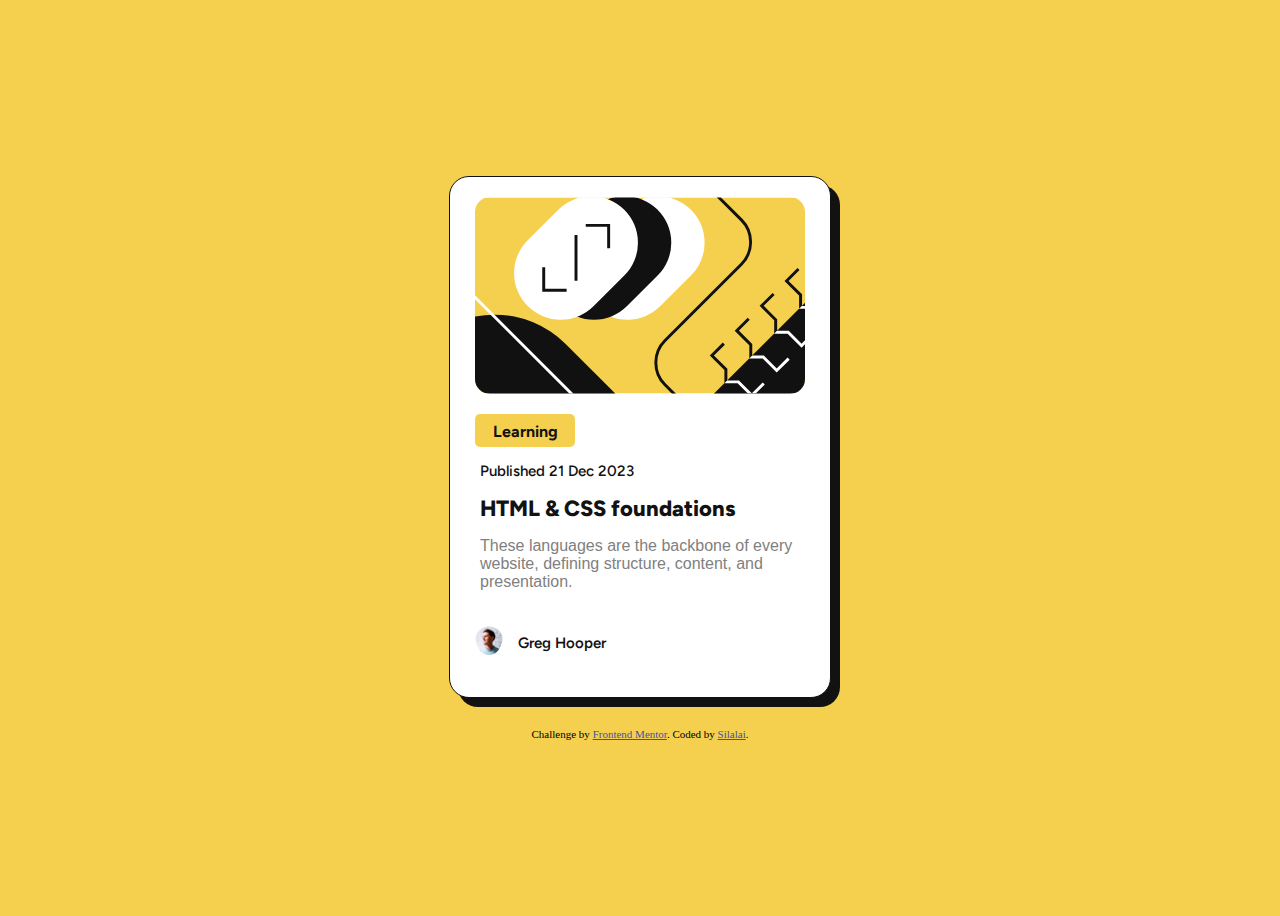
<file: blog-preview-card-Challenges/index.html>
<!DOCTYPE html>
<html lang="en">
<head>
  <meta charset="UTF-8">
  <meta name="viewport" content="width=device-width, initial-scale=1.0"> <!-- displays site properly based on user's device -->
  <link rel="stylesheet" href="style.css">
  <link rel="icon" type="image/png" sizes="32x32" href="./assets/images/favicon-32x32.png">
  <link rel="preconnect" href="https://fonts.googleapis.com">
  <link rel="preconnect" href="https://fonts.gstatic.com" crossorigin>
  <link href="https://fonts.googleapis.com/css2?family=Figtree:wght@600,800&display=swap"
      rel="stylesheet">
  <title>Frontend Mentor | Blog preview card</title>

  <!-- Feel free to remove these styles or customise in your own stylesheet 👍 -->
  <style>
    .attribution { font-size: 11px; text-align: center; }
    .attribution a { color: hsl(228, 45%, 44%); }
  </style>
</head>
<body>
  <main class="container">
    <div class="card-page">
      <img class="image" src="assets\images\illustration-article.svg" alt="image-profile"></img>
      <div class="learn-con">
        Learning
      </div>
      <div class="date"> Published 21 Dec 2023</div>
 

      <a href="https://get.foundation/sites/docs-v5/css.html" class="h1">HTML & CSS foundations</a>

      <span class="h2" >These languages are the backbone of every website, defining structure, content, and presentation.</span>

      <div class="previewer">
        <img class="img-previewer" src="assets\images\image-avatar.webp" alt="image-profile"></img>
        <span class="name-previewer"> Greg Hooper</span>
      </div> 
</div>
  
  <div class="attribution" style="margin-top: 30px;">
    Challenge by <a href="https://www.frontendmentor.io?ref=challenge" target="_blank">Frontend Mentor</a>. 
    Coded by <a href="#">Silalai</a>.
  </div>
</main>
</body>
</html>
</file>
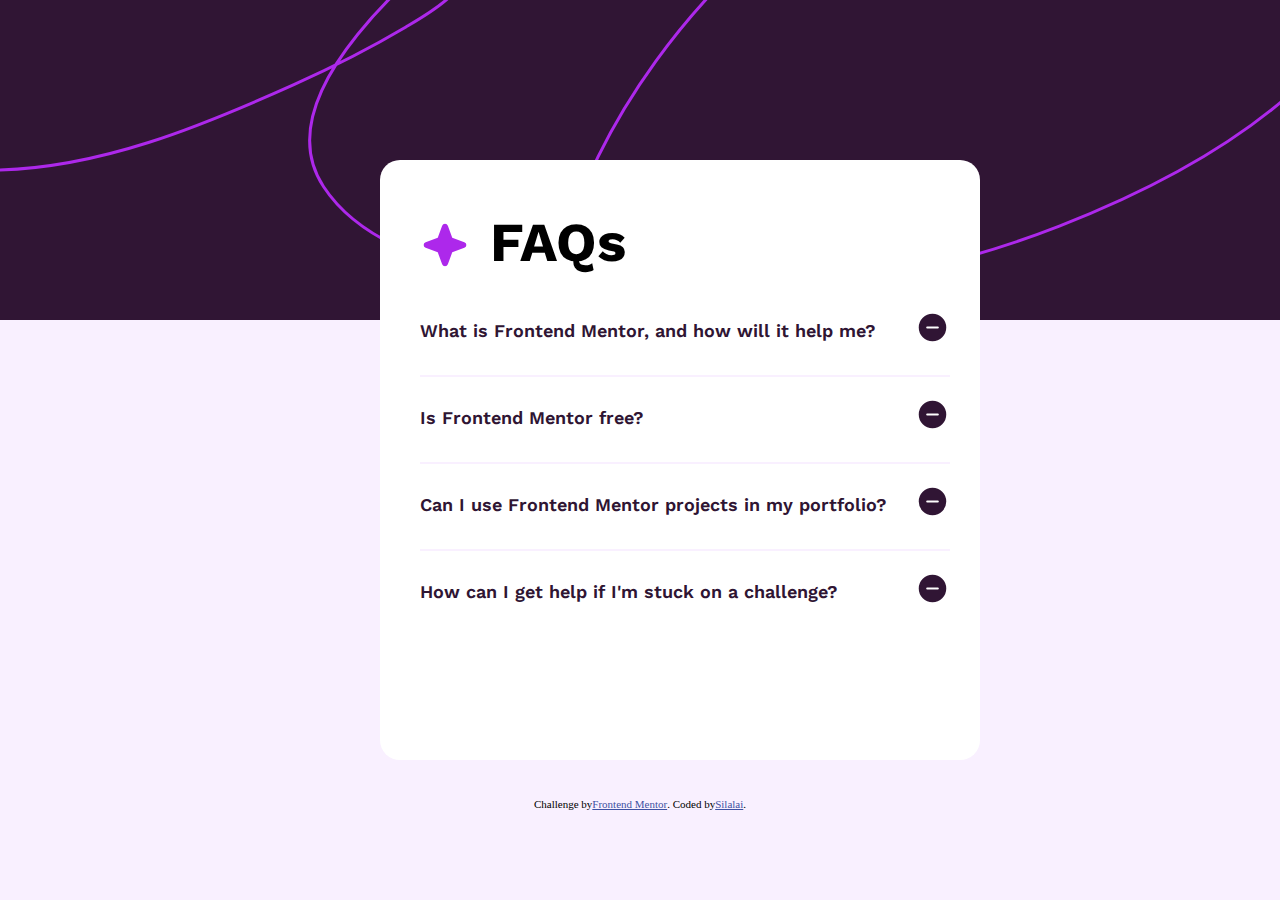
<file: faq-accordion-Challenges/index.html>
<!DOCTYPE html>
<html lang="en">
<head>
  <meta charset="UTF-8">
  <meta name="viewport" content="width=device-width, initial-scale=1.0"> <!-- displays site properly based on user's device -->
  <link rel="stylesheet" href="style.css">
  <script src="main.js"></script>
  <link rel="icon" type="image/png" sizes="32x32" href="./assets/images/favicon-32x32.png">
  <title>Frontend Mentor | FAQ accordion</title>

  <!-- Feel free to remove these styles or customise in your own stylesheet 👍 -->

</head>

<body>
  <div class="background"><img src="assets\images\background-pattern-desktop.svg"></img></div>
  <div class="container">
    <img class="star" src="assets\images\icon-star.svg" alt="image-star"></img>
    <span class="h1">FAQs</span> 

    <div class="h2"> 
      <div class="h2-1">
        <div class="p1">What is Frontend Mentor, and how will it help me?</div> 
        <img class="minus-1" src="assets\images\icon-minus.svg" alt="image-minus"></img>
        <img class="plus-1" src="assets\images\icon-plus.svg" alt="image-plus"></img>
      </div>

      <div class="p2">
        Frontend Mentor offers realistic coding challenges to help developers improve their 
      frontend coding skills with projects in HTML, CSS, and JavaScript. It's suitable for 
      all levels and ideal for portfolio building.
      </div>
    </div>

    <div class="h3">
      <div class="h3-1" >
        <div class="p3">Is Frontend Mentor free?</div>
        <img class="minus-3" src="assets\images\icon-minus.svg" alt="image-minus"></img>
        <img class="plus-3" src="assets\images\icon-plus.svg" alt="image-plus"></img>
      </div>

      <span class="p4">Yes, Frontend Mentor offers both free and premium coding challenges, with the free 
      option providing access to a range of projects suitable for all skill levels.</span>
    </div>

    <div class="h5">
      <div class="h5-1">
        <div class="p5">Can I use Frontend Mentor projects in my portfolio?</div>
        <img class="minus-5" src="assets\images\icon-minus.svg" alt="image-minus"></img>
        <img class="plus-5" src="assets\images\icon-plus.svg" alt="image-plus"></img>
      </div> 

      <div class="p6">Yes, you can use projects completed on Frontend Mentor in your portfolio. It's an excellent
      way to showcase your skills to potential employers!</div>
    </div>

    <div class="h7">
      <div class="h7-1">
        <div class="p7">How can I get help if I'm stuck on a challenge?</div>
        <img class="minus-7" src="assets\images\icon-minus.svg" alt="image-minus"></img>
        <img class="plus-7" src="assets\images\icon-plus.svg" alt="image-plus"></img>
      </div>
    
      <div class="p8">The best place to get help is inside Frontend Mentor's Discord community. There's a help 
      channel where you can ask questions and seek support from other community members.</div>
    </div>

</div>
<div class="attribution">
  Challenge by <a href="https://www.frontendmentor.io?ref=challenge" target="_blank">Frontend Mentor</a>. 
  Coded by <a href="#">Silalai</a>.
</div>
</body>
</html>
</file>
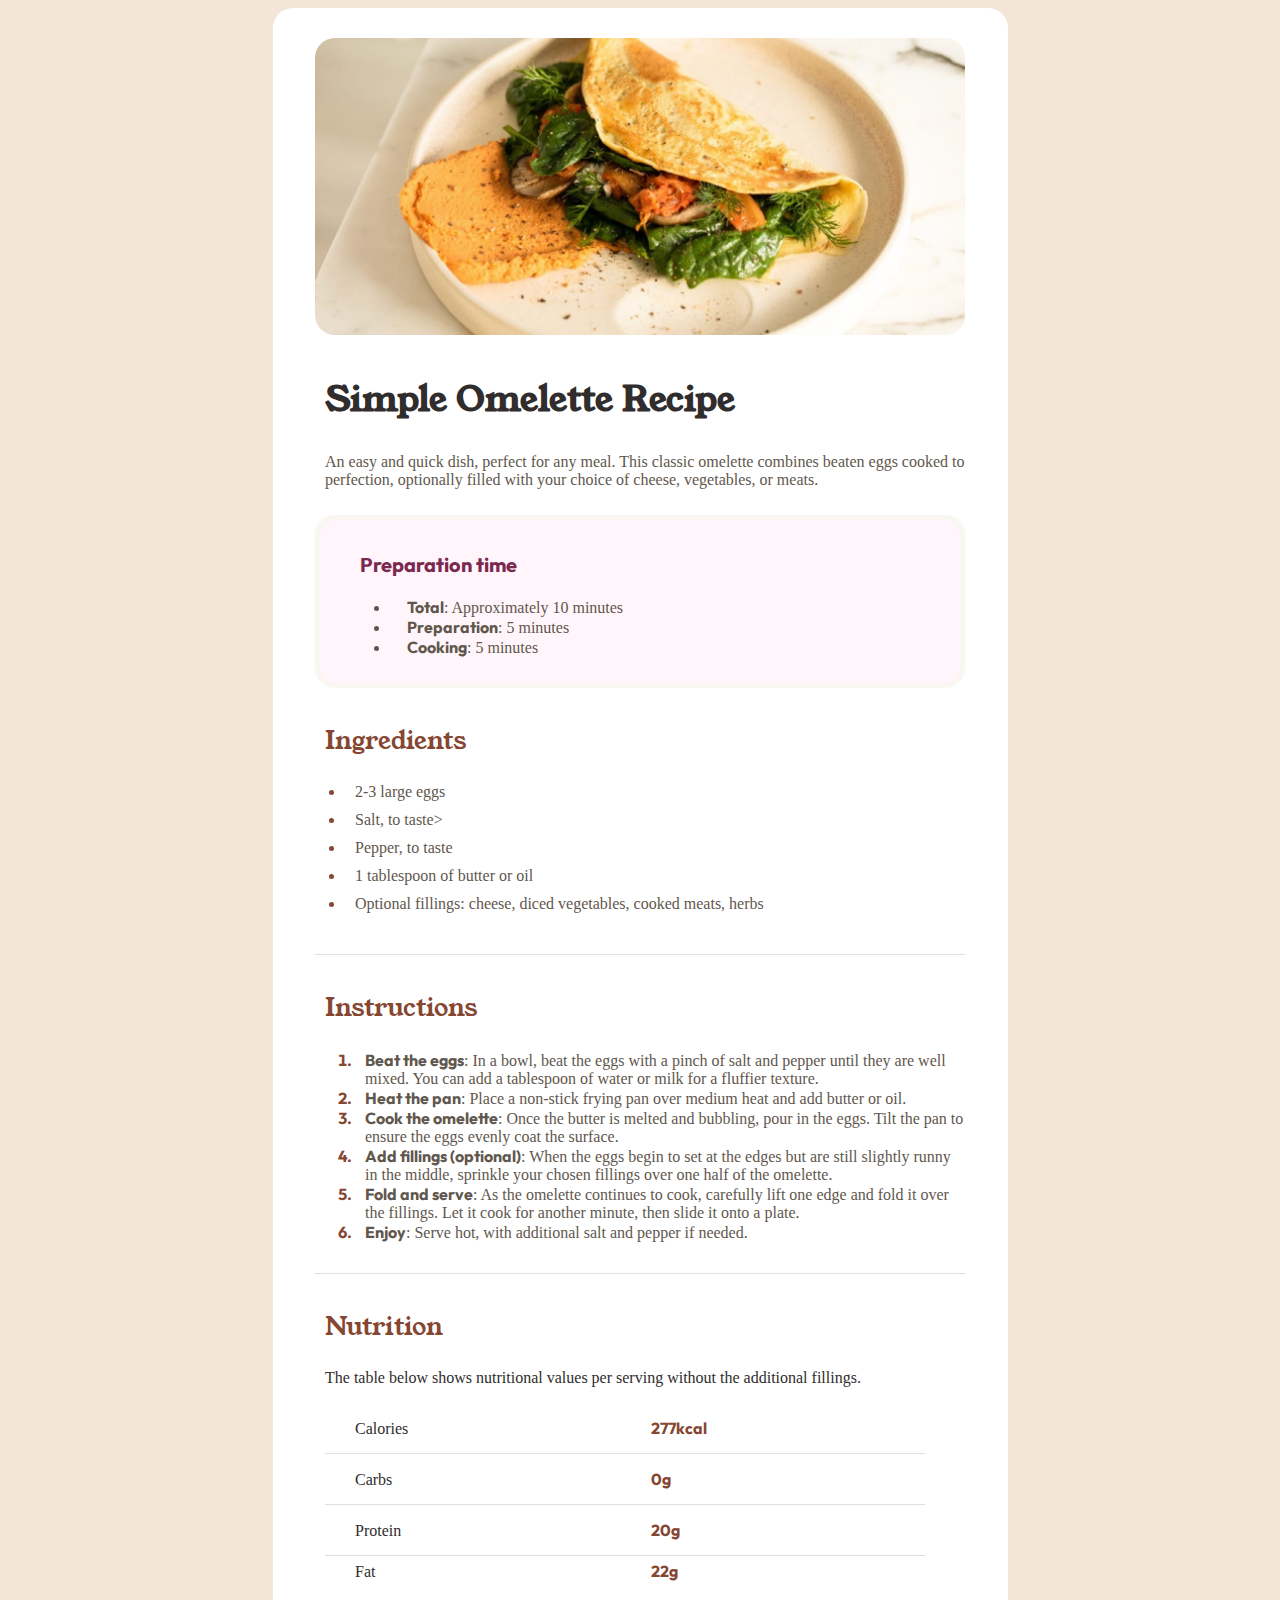
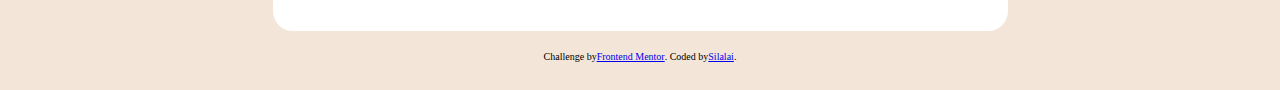
<file: recipe-page-Challenges/index.html>
<!DOCTYPE html>
<html lang="en">
  <head>
    <meta charset="UTF-8">
    <meta name="viewport" content="width=device-width, initial-scale=1.0">
    <!-- displays site properly based on user's device -->
    <link rel="stylesheet" href="mian.css">
    <link rel="icon" type="image/png" sizes="32x32" href="./images/favicon-32x32.png">
    <link rel="preconnect" href="https://fonts.googleapis.com">
    <link rel="preconnect" href="https://fonts.gstatic.com" crossorigin>
    <link href="https://fonts.googleapis.com/css2?family=Outfit:wght@400;600;700&family=Young+Serif&display=swap"
      rel="stylesheet">
    <title>Frontend Mentor | Recipe page</title>
  </head>
<body>
  <main class="container">
    <div class="Recipe-page">
    <img class="Recipe-pic" src="assets\images\image-omelette.jpeg" alt="image-recipe"></img>
    <div class="head-detial">
      <h2 class="head-name">Simple Omelette Recipe</h2> 

      <p class="detial-head">An easy and quick dish, perfect for any meal. This classic omelette combines beaten eggs cooked 
      to perfection, optionally filled with your choice of cheese, vegetables, or meats.</p>
    </div>

    <div class="Prep-time">
      <h3 class="head-Prep">Preparation time</h3>
      <ul class="detial-Prep">
        <li style="padding-left: 17px;"><strong>Total</strong>: Approximately 10 minutes</li>
        <li style="padding-left: 17px;"><strong>Preparation</strong>: 5 minutes</li>
        <li style="padding-left: 17px;"><strong>Cooking</strong>: 5 minutes</li>
      </ul>
    </div>

    <div class="Ingredients">
      <p class="head-Ingred">Ingredients</p>
      <ul class="list-Ingred">
        <li style="padding-left: 10px; padding-bottom: 10px;"><span class="detial-Ingred"> 2-3 large eggs</span></li>
        <li style="padding-left: 10px; padding-bottom: 10px;"><span class="detial-Ingred">Salt, to taste></span></li>
        <li style="padding-left: 10px; padding-bottom: 10px;"><span class="detial-Ingred">Pepper, to taste</span></li>
        <li style="padding-left: 10px; padding-bottom: 10px;"><span class="detial-Ingred">1 tablespoon of butter or oil</span></li>
        <li style="padding-left: 10px; padding-bottom: 10px;"><span class="detial-Ingred">Optional fillings: cheese, diced vegetables, cooked meats, herbs</span></li>
      </ul>
    </div>

    <div class="Instructions">
      <p class="head-Instruct">Instructions</p>
      <ol class="list-Instruct">
        <li style="padding-left: 10px;">
          <span class="detial-Instruct"><strong>Beat the eggs</strong>: In a bowl, beat the eggs with a pinch of salt and pepper until they are well mixed. 
        You can add a tablespoon of water or milk for a fluffier texture.</span>
        </li>

        <li style="padding-left: 10px;">
          <span class="detial-Ingred"><strong>Heat the pan</strong>: Place a non-stick frying pan over medium heat and add butter or oil.</span>
        </li>

        <li style="padding-left: 10px;">
          <span class="detial-Instruct"><strong>Cook the omelette</strong>: Once the butter is melted and bubbling, pour in the eggs. Tilt the pan to ensure 
        the eggs evenly coat the surface.</span>
        </li>

        <li style="padding-left: 10px;">
          <span class="detial-Instruct"><strong>Add fillings (optional)</strong>: When the eggs begin to set at the edges but are still slightly runny in the 
        middle, sprinkle your chosen fillings over one half of the omelette.</span>
        </li>

        <li style="padding-left: 10px;">
          <span class="detial-Instruct"><strong>Fold and serve</strong>: As the omelette continues to cook, carefully lift one edge and fold it over the 
        fillings. Let it cook for another minute, then slide it onto a plate.</span>
        </li>

        <li style="padding-left: 10px;">
          <span class="detial-Instruct"><strong>Enjoy</strong>: Serve hot, with additional salt and pepper if needed.</span>
        </li>
    </ol>
    </div>
    <div class="Nutrition">
      <p class="head-Nutri">Nutrition</p>
      <p class="detial-Nutri">The table below shows nutritional values per serving without the additional fillings.</p>

      <div class="table">
        <div class="row">
          <div class="cell">Calories</div>
          <div class="cell2">277kcal</div>
        </div>
        <div class="row">
          <div class="cell">Carbs</div>
          <div class="cell2">0g</div>
        </div>
        <div class="row">
          <div class="cell">Protein</div>
          <div class="cell2">20g</div>
        </div>
        <div class="row">
          <div class="cell1">Fat</div>
          <div class="cell3">22g</div>
        </div>
      </div>
      
    </div>
  </div>
  <div class="footer">
    Challenge by <a href="https://www.frontendmentor.io?ref=challenge" target="_blank">Frontend Mentor</a>. 
    Coded by <a href="#">Silalai</a>.
  </div>

</main>
</body>
</html>
</file>
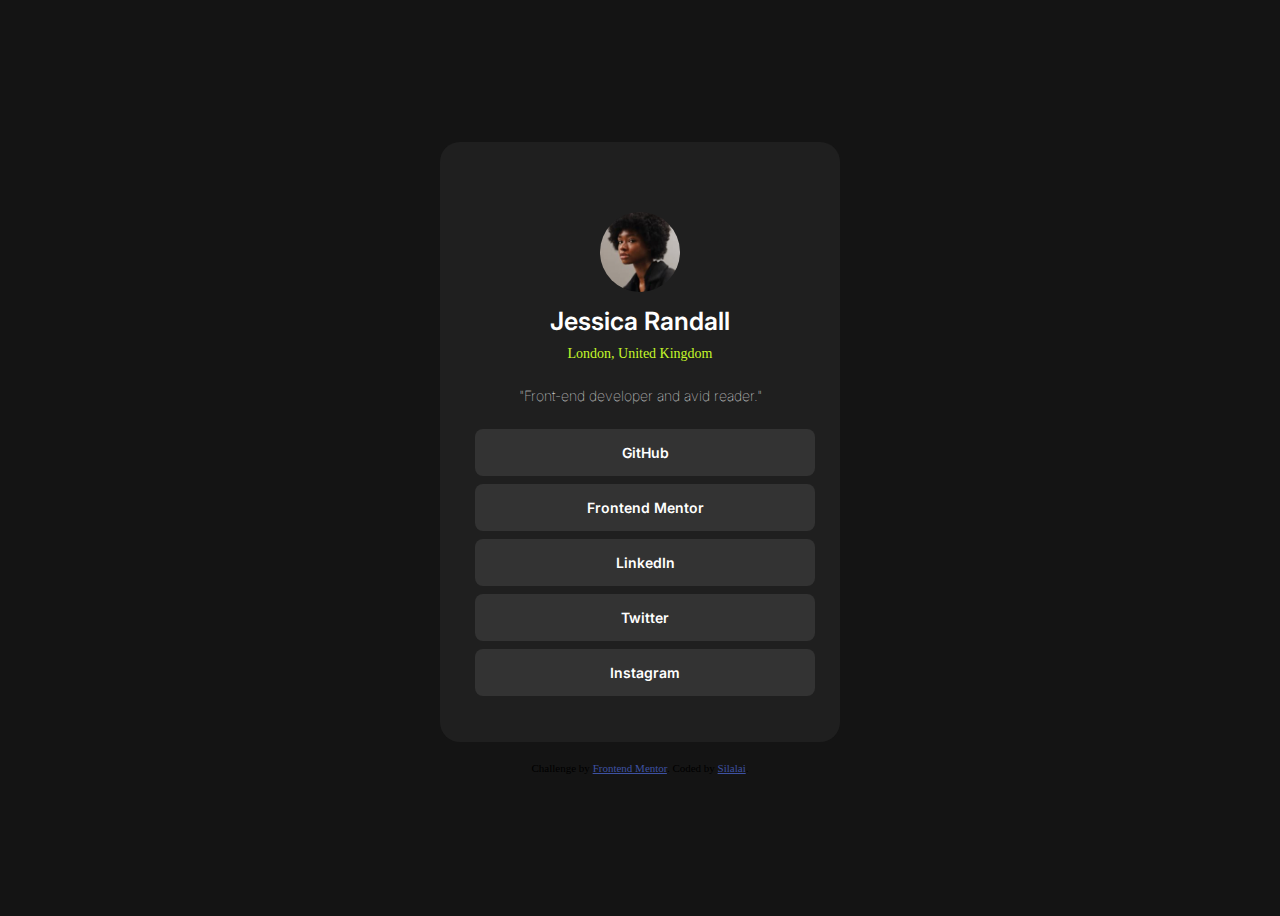
<file: social-links-profile-Challenges/index.html>
<!DOCTYPE html>
<html lang="en">
<head>
  <meta charset="UTF-8">
  <meta name="viewport" content="width=device-width, initial-scale=1.0"> <!-- displays site properly based on user's device -->
  <link rel="stylesheet" href="style.css">
  <link rel="icon" type="image/png" sizes="32x32" href="./assets/images/favicon-32x32.png">
  <link rel="preconnect" href="https://fonts.googleapis.com">
  <link rel="preconnect" href="https://fonts.gstatic.com" crossorigin>
  <link href="https://fonts.googleapis.com/css2?family=Inter:wght@400;600;700&display=swap"
      rel="stylesheet">
  <title>Frontend Mentor | Social links profile</title>

  <!-- Feel free to remove these styles or customise in your own stylesheet 👍 -->
  <style>
    .attribution { font-size: 11px; text-align: center; }
    .attribution a { color: hsl(228, 45%, 44%); }
  </style>
</head>
<body>
  <main class="container">
    <div class="Profile-page">
      <img class="image-pro" src="assets\images\avatar-jessica.jpeg" alt="image-profile"></img>
      <div class="detial">
        <span class="h1">Jessica Randall</span>
        <span class="p1">London, United Kingdom</span>
        <span class="p2">"Front-end developer and avid reader."</span>
      </div>
    <div class="bbotton">
      <a href="https://github.com/" class="button">GitHub</a>
      <a href="https://www.frontendmentor.io/" class="button">Frontend Mentor</a>
      <a href="https://www.linkedin.com/" class="button">LinkedIn</a>
      <a href="https://twitter.com/?lang=en" class="button">Twitter</a>
      <a href="https://www.instagram.com/" class="button">Instagram</a>
    </div>  
</div>

  <div class="attribution" style="margin-top: 20px;">
    Challenge by <a href="https://www.frontendmentor.io?ref=challenge" target="_blank">Frontend Mentor</a>. 
    Coded by <a href="#">Silalai</a>.
  </div>
</main>
</body>
</html>
</file>
<file: blog-preview-card-Challenges/style.css>
@font-face {
    font-family: 'Figtree';
    src: url(https://fonts.google.com/specimen/Figtree);
}

:root{
    --Yellow: hsl(47, 88%, 63%);
    --White: hsl(0, 0%, 100%);
    --Grey: hsl(0, 0%, 50%);
    --Black: hsl(0, 0%, 7%);
}
body{
    background-color: var(--Yellow);
    min-height: 100vh;
    overflow-y: scroll;
    overflow-x: hidden;
    display: flex;
    justify-content: center;
}
.container{
    min-height: 100vh;
    height: 800px;
    display: flex;
    justify-content: center;
    flex-direction: column;
}

.card-page{
    background-color: var(--White);
    border-style: solid;
    border-width: 1px;
    border-color: var(--Black);
    border-radius: 20px;
    width: 380px;
    height: 520px;
    display: flex;
    justify-content: start;
    flex-direction: column;
    box-shadow:  9px 9px 0px var(--Black);
}

.image{
    margin: 20px 25px 0;
    width: 330px;
    border-radius: 15px;
}

.learn-con{
    font-family: Figtree, sans-serif;
    font-size: 16px;
    font-weight: bolder;
    margin: 20px 25px 0;
    background-color: var(--Yellow);
    border-radius: 5px;
    width: 100px;
    height: 25px;
    text-align: center;
    padding: 8px 0 0;
    color: var(--Black);
}


.date{
    font-family: Figtree, sans-serif;
    font-size: 15px;
    font-weight: 550;
    padding: 15px 30px 0;
    color: var(--Black);
}

.h1{
    font-family: Figtree, sans-serif;
    font-size: 22px;
    font-weight: 800;
    padding: 15px 30px 0;
    color: var(--Black);
    cursor: pointer;
}

.h1:hover {
    color: var(--Yellow); 
    transition: color 0.3s; 
}
a.h1 {
    text-decoration: none; /* กำหนดให้ไม่มีเส้นใต้ */
}


.h2{
    font-family: Figtree, sans-serif;
    font-size: 16px;
    padding: 15px 30px 0;
    color: var(--Grey);
}
.previewer{
    font-family: Figtree, sans-serif;
    font-size: 16px;
    font-weight: 600;
    flex-direction: row;
    display: flex;
    justify-content: start;
    margin-top: 20px;
}
.name-previewer{
    font-family: Figtree, sans-serif;
    font-size: 15px;
    font-weight: 600;
    padding: 13px 5px 0;
    margin-top: 10px;
    color: var(--Black);
}
.img-previewer{
    margin-left: 15px;
    padding: 15px 10px 0;
    width: 28px;
    border-radius: 50px;
}
</file>
<file: faq-accordion-Challenges/style.css>
@import url('https://fonts.googleapis.com/css2?family=Work+Sans:ital,wght@0,100..900;1,100..900&display=swap');

:root{
    --White: hsl(0, 0%, 100%);
    --Light-pink: hsl(275, 100%, 97%);
    --Grayish-purple: hsl(292, 16%, 49%);
    --Dark-purple: hsl(292, 42%, 14%);
}

@media (max-width: 735px) {
    .container {/* ปรับเพิ่มระยะด้านบนเป็น 20px */
        display: flex;
        flex-direction: column;
        border-radius: 20px;
        max-height: 600px;
        max-width: 400px;
        position: absolute;
        top: 0;
        left: 20px; /* ขยับไปทางซ้าย 20px */
        z-index: 3; 
        background-color: var(--White);
    }
}



body {
    height: 900px;
    width: 100%;
    margin: 0;
    display: flex;
    flex-direction: column;
    justify-content: flex-end; /* จัดให้ body อยู่ด้านล่างสุด */
    min-height: 100vh;
    overflow-x: hidden;
    background-color: var(--Light-pink);
}

.attribution { 
    font-size: 11px; 
    width: 100%;
    display: flex; /* เพิ่มส่วนนี้เพื่อใช้ Flexbox */
    justify-content: center; /* จัดหน้าตารองให้อยู่ตรงกลางตามแนวนอน */
    align-items: center;
    margin-bottom: 90px;
}
    .attribution a { 
        color: hsl(228, 45%, 44%); 
    }


.background {
    width: auto;
    height: 200px;
    position: absolute; /* เปลี่ยนจาก relative เป็น fixed */
    top: 0; /* ให้อยู่ที่ด้านบนสุดของหน้าเว็บ */
    left: 0;
    z-index: 1; 
}

.container {
    margin: 160px auto 0; /* ปรับเพิ่มระยะด้านบนเป็น 20px */
    display: flex;
    justify-content: top;
    align-items: top; /* เพิ่ม */
    flex-direction: column;
    border-radius: 20px;
    height: 600px;
    width: 600px;
    position: absolute;
    top: 0; /* ให้อยู่ที่ด้านบนสุดของหน้าเว็บ */
    left: 380px;
    z-index: 3; 
    background-color: var(--White);
}

.h1{
    margin: 50px 50px 0;
    font-family: "Work Sans", sans-serif;
    font-size: 55px;
    font-weight: bold;
    position: absolute;
    top: 0; /* ให้อยู่ที่ด้านบนสุดของหน้าเว็บ */
    left: 60px;
    z-index: 4; 
}

.h2{
    display: flex;
    justify-content: space-between; /* เพิ่ม justify-content: space-between เพื่อจัดปุ่ม plus และ minus ไปอยู่ด้านหลัง */
    flex-direction: column;
    width: 530px;
    margin: 150px 40px 0;
    padding: 10px 0px 20px;

    border-bottom-style: solid;
    border-bottom-width: 2px;
    border-bottom-color: var(--Light-pink);

}

.h2-1{
    display: flex;
    justify-content: space-between; /* เพิ่ม justify-content: space-between เพื่อจัดปุ่ม plus และ minus ไปอยู่ด้านหลัง */
    flex-direction: row;
    width: 530px;
    margin: -10px 0px 0;

}

.p1{
    padding: 10px 0px ;
    font-family: 'Work Sans', sans-serif;
    font-size: 18px;
    font-weight: 600;
    color: var(--Dark-purple);
    cursor: pointer;

}

.p1:hover {
    color: var(--Grayish-purple); /* เปลี่ยนสีพื้นหลังเมื่อเมาส์ชี้ไปที่ element */
}

.plus-1{
    display: none;
    width: 35px;
    height: 35px;
    margin: -10px 0 0 0;
    cursor: pointer;
    padding: 10px 0px ;
}

.minus-1{
    width: 35px;
    height: 35px;
    margin: -10px 0 0 0;
    cursor: pointer;
    padding: 10px 0px ;
}


.p2{
    margin: 10px 0px 0;
    font-family: "Work Sans", sans-serif;
    font-size: 16px;
    font-weight: 400px;
    font-style: normal;
    color: var(--Grayish-purple);

}


.h3{
    display: flex;
    justify-content: space-between; /* เพิ่ม justify-content: space-between เพื่อจัดปุ่ม plus และ minus ไปอยู่ด้านหลัง */
    flex-direction: column;
    width: 530px;
    margin: 20px 40px 0;
    padding: 10px 0px 20px;

    border-bottom-style: solid;
    border-bottom-width: 2px;
    border-bottom-color: var(--Light-pink);
}

.h3-1{
    display: flex;
    justify-content: space-between; /* เพิ่ม justify-content: space-between เพื่อจัดปุ่ม plus และ minus ไปอยู่ด้านหลัง */
    flex-direction: row;
    width: 530px;
    margin: -10px 0px 0;

}

.p3{
    padding: 10px 0px ;
    font-family: 'Work Sans', sans-serif;
    font-size: 18px;
    font-weight: 600;
    color: var(--Dark-purple);
    cursor: pointer;

}

.p3:hover {
    color: var(--Grayish-purple); /* เปลี่ยนสีพื้นหลังเมื่อเมาส์ชี้ไปที่ element */
}

.plus-3{
    display: none;
    width: 35px;
    height: 35px;
    margin: -10px 0 0 0;
    cursor: pointer;
    padding: 10px 0px ;
}

.minus-3{
    width: 35px;
    height: 35px;
    margin: -10px 0 0 0;
    cursor: pointer;
    padding: 10px 0px ;
}


.p4{
    margin: 10px 0px 0;
    font-family: "Work Sans", sans-serif;
    font-size: 16px;
    font-weight: 400px;
    font-style: normal;
    color: var(--Grayish-purple);

}

.h5{
    display: flex;
    justify-content: space-between; /* เพิ่ม justify-content: space-between เพื่อจัดปุ่ม plus และ minus ไปอยู่ด้านหลัง */
    flex-direction: column;
    width: 530px;
    margin: 20px 40px 0;
    padding: 10px 0px 20px;

    border-bottom-style: solid;
    border-bottom-width: 2px;
    border-bottom-color: var(--Light-pink);
}

.h5-1{
    display: flex;
    justify-content: space-between; /* เพิ่ม justify-content: space-between เพื่อจัดปุ่ม plus และ minus ไปอยู่ด้านหลัง */
    flex-direction: row;
    width: 530px;
    margin: -10px 0px 0;

}

.p5{
    padding: 10px 0px ;
    font-family: 'Work Sans', sans-serif;
    font-size: 18px;
    font-weight: 600;
    color: var(--Dark-purple);
    cursor: pointer;

}

.p5:hover {
    color: var(--Grayish-purple); /* เปลี่ยนสีพื้นหลังเมื่อเมาส์ชี้ไปที่ element */
}

.plus-5{
    display: none;
    width: 35px;
    height: 35px;
    margin: -10px 0 0 0;
    cursor: pointer;
    padding: 10px 0px ;
}

.minus-5{
    width: 35px;
    height: 35px;
    margin: -10px 0 0 0;
    cursor: pointer;
    padding: 10px 0px ;
}


.p6{
    margin: 10px 0px 0;
    font-family: "Work Sans", sans-serif;
    font-size: 16px;
    font-weight: 400px;
    font-style: normal;
    color: var(--Grayish-purple);

}

.h7{
    display: flex;
    justify-content: space-between; /* เพิ่ม justify-content: space-between เพื่อจัดปุ่ม plus และ minus ไปอยู่ด้านหลัง */
    flex-direction: column;
    width: 530px;
    margin: 20px 40px 0;
    padding: 10px 0px 20px;
}

.h7-1{
    display: flex;
    justify-content: space-between; /* เพิ่ม justify-content: space-between เพื่อจัดปุ่ม plus และ minus ไปอยู่ด้านหลัง */
    flex-direction: row;
    width: 530px;
    margin: -10px 0px 0;

}

.p7{
    padding: 10px 0px ;
    font-family: 'Work Sans', sans-serif;
    font-size: 18px;
    font-weight: 600;
    color: var(--Dark-purple);
    cursor: pointer;

}

.p7:hover {
    color: var(--Grayish-purple); /* เปลี่ยนสีพื้นหลังเมื่อเมาส์ชี้ไปที่ element */
}

.plus-7{
    display: none;
    width: 35px;
    height: 35px;
    margin: -10px 0 0 0;
    cursor: pointer;
    padding: 10px 0px ;
}

.minus-7{
    width: 35px;
    height: 35px;
    margin: -10px 0 0 0;
    cursor: pointer;
    padding: 10px 0px ;
}

.p8{
    margin: 10px 0px 0;
    font-family: "Work Sans", sans-serif;
    font-size: 16px;
    font-weight: 400px;
    font-style: normal;
    color: var(--Grayish-purple);
}

.star{
    width: 50px;
    height: 50px;
    position: absolute;
    top: 60px; /* ให้อยู่ที่ด้านบนสุดของหน้าเว็บ */
    left: 40px;
    z-index: 5;
}
</file>
<file: recipe-page-Challenges/mian.css>
@font-face {
    font-family: 'Young Serif';
    src: url(https://fonts.google.com/specimen/Young+Serif);
    font-weight: 400;

    font-family: 'outfit';
    src: url(https://fonts.google.com/specimen/Outfit);
    font-weight: 400, 600, 700;
    
}
@media (max-width: 735px) {
    .Recipe-pic{
        max-width: 520px;
        margin-top: -35px;
        
    }
    .head-detial{
        max-width: 450px;
        margin-left: 20px;;
    }
    .Prep-time{
        max-width: 410px;
    }
    .Ingredients {
        max-width: 450px;
        margin-left: 20px;
        margin-right: 20px;

    }
    .Instructions{
        max-width: 450px;
        margin-left: 20px;
        margin-right: 20px;
    }
    .Nutrition{
        max-width: 450px;
        margin-left: 20px;
        margin-right: 20px;
    }

}

:root {
    margin: 0;
    padding: 0;
    box-sizing: border-box;
    --light-brown: hsl(14, 45%, 36%);
    --dark-red: hsl(332, 51%, 32%);
    --White: hsl(0, 0%, 100%);
    --Rose-White: hsl(330, 100%, 98%);
    --Eggshell: hsl(30, 54%, 90%);
    --Light-Grey: hsl(30, 18%, 87%);
    --Wenge-Brown: hsl(30, 10%, 34%);
    --Dark-Charcoal: hsl(24, 5%, 18%);
}

body{
    background-color: var(--Eggshell);
    min-height: 100vh;
    overflow-y: scroll;
    overflow-x: hidden;
    display: flex;
    justify-content: center;
}
.container{
    font-family: 'outfit', 'Young Serif';
    min-height: 100vh;
    display: flex;
    justify-content: center;
    flex-direction: column;
}
html {
    font-size: 62.5%;
  }

.Recipe-page{
    background-color: white;
    border-radius: 20px;
    width: 735px;
    flex-direction: column;
    display: flex;
    padding-top: 30px;
    padding-bottom: 30px;
    justify-content: start; /* จัดวางภายใน flex container ให้อยู่ตรงกลางในแนวตั้ง */
    align-items: center; /* จัดวางภายใน flex container ให้อยู่ตรงกลางในแนวนอน */
}

/****************Image-Recipe********************/
.Recipe-pic{
    width: 650px;
    border-radius: 20px;
}

/****************Head-Recipe********************/
.head-detial{
    width: 640px;
    padding-top: 10px;
    padding-left: 10px;
    padding-bottom: 10px;
}

.head-name{
    font-family: 'Young serif';
    font-size: 35px;
    color: var(--Dark-Charcoal);
}
.detial-head{
    font-family: 'outfit';
    font-size: 16px;
    color: var(--Wenge-Brown);
}

/****************Preparation Time********************/
.Prep-time{
    width: 600px;
    padding-top: 2px;
    padding-left: 40px;
    padding-bottom: 10px;
    background-color: var(--Rose-White);
    border-style: solid; /* กำหนดรูปแบบของเส้นขอบ */
    border-width: 5px;
    border-radius: 20px;
    border-color: rgb(250, 246, 242);
}
.head-Prep{
    padding-top: 10px;
    font-family: 'outfit';
    font-size: 20px;
    color: var(--dark-red);
}
.detial-Prep{
    padding-left: 30px;
    font-family: 'outfit';
    font-size: 16px;
    color: var(--Wenge-Brown);
    
}
/****************Ingredients********************/

.Ingredients {
    width: 640px;
    padding-left: 10px;
    padding-bottom: 15px;
    padding-top: 10px;
    border-bottom-style: solid; /* กำหนดรูปแบบของเส้นขอบเฉพาะด้านล่าง */
    border-bottom-color: var(--Light-Grey); /* กำหนดสีของเส้นขอบเฉพาะด้านล่าง */
    border-bottom-width: 1px;
}

.head-Ingred{
    font-family: 'Young serif';
    font-size: 25px;
    color: var(--light-brown);
}
.list-Ingred{
    padding-left: 20px;
    font-family: 'outfit';
    font-size: 16px;
    color: var(--light-brown);
}
.detial-Ingred{
    
    font-family: 'outfit';
    font-size: 16px;
    color: var(--Wenge-Brown);
}

/****************Instructions********************/
.Instructions{
    width: 640px;
    padding-left: 10px;
    padding-bottom: 15px;
    padding-top: 10px;
    border-bottom-style: solid; /* กำหนดรูปแบบของเส้นขอบเฉพาะด้านล่าง */
    border-bottom-color: var(--Light-Grey); /* กำหนดสีของเส้นขอบเฉพาะด้านล่าง */
    border-bottom-width: 1px;
}
.head-Instruct{
    font-family: 'Young serif';
    font-size: 25px;
    color: var(--light-brown);
}
.list-Instruct{
    padding-left: 30px;
    font-family: 'outfit';
    font-size: 16px;
    color: var(--light-brown);
}
.list-Instruct li::marker {
    font-weight: bold; /* ทำให้ตัวเลขที่นำหน้าลิสต์หนาขึ้น */
}
.detial-Instruct{
    font-family: 'outfit';
    font-size: 16px;
    color: var(--Wenge-Brown);
}

/****************Nutrition********************/
.Nutrition{
    width: 640px;
    padding-left: 10px;
    padding-bottom: 15px;
}
.head-Nutri{
    font-family: 'Young serif';
    font-size: 25px;
    color: var(--light-brown);
    padding-top: 10px;
}
.detial-Nutri{
    font-family: 'outfit';
    font-size: 16px;
    color: var(--Dark-Charcoal);
}
.table {
    display: table;
    width: 600px;
  }
  
.row {
    display: table-row;
}
  
.cell {
    display: table-cell;
    border-bottom: 1px solid var(--Light-Grey); /* เพิ่มเส้นขอบด้านล่าง */
    padding: 15px;
    padding-left: 30px;
    font-family: 'outfit';
    font-size: 16px;
    color: var(--Dark-Charcoal);
}
.cell2 {
    display: table-cell;
    border-bottom: 1px solid var(--Light-Grey); /* เพิ่มเส้นขอบด้านล่าง */
    padding: 15px;
    padding-left: 30px;
    font-family: 'outfit';
    font-size: 16px;
    color: var(--light-brown);
    font-weight: bold;
}
.cell1 {
    display: table-cell;
    padding: 5px;
    padding-left: 30px;
    font-family: 'outfit';
    font-size: 16px;
    color: var(--Dark-Charcoal);
}
.cell3 {
    display: table-cell;
    padding: 5px;
    padding-left: 30px;
    font-family: 'outfit';
    font-size: 16px;
    color: var(--light-brown);
    font-weight: bold;
}

/****************Name********************/
.footer{
    padding-top: 20px;
    padding-bottom: 20px;
    font-family: 'outfit';
    font-size: 10px;
    display: flex;
    justify-content: center;
}
</file>
<file: social-links-profile-Challenges/style.css>
@font-face {
    font-family: 'Inter';
    src: url(https://fonts.google.com/specimen/Inter);
}
:root{
    margin: 0;
    padding: 0;
    box-sizing: border-box;
    --Green: hsl(75, 94%, 57%);
    --White: hsl(0, 0%, 100%);
    --Grey: hsl(0, 0%, 20%);
    --Dark-Grey: hsl(0, 0%, 12%);
    --Off-Black: hsl(0, 0%, 8%);
}

body{
    background-color: var(--Off-Black);
    min-height: 100vh;
    overflow-y: scroll;
    overflow-x: hidden;
    display: flex;
    justify-content: center;
}
.container{
    min-height: 100vh;
    height: 800px;
    display: flex;
    justify-content: center;
    flex-direction: column;
}
.Profile-page{
    background-color: var(--Dark-Grey);
    border-radius: 20px;
    width: 400px;
    height: 600px;
    display: flex;
    justify-content: start;
    flex-direction: column;
}
.image-pro{
    margin: 70px 160px 0px;
    width: 80px;
    border-radius: 50px;
}

.detial{
    margin-top: 0px;
    width: 400px;
    height: 110px;
    display: flex;
    justify-content: center;
    flex-direction: column;
}
.h1{
    margin-top: 15px;
    color: var(--White);
    font-family: 'Inter';
    font-size: 25px;
    display: flex;
    justify-content: center;
    font-weight: 600;
}
.p1{
    margin-top: 10px;
    color: var(--Green);
    font-family: 'Inter';
    font-size: 14px;
    display: flex;
    justify-content: center;
    font-weight: 400;
    
}
.p2{
    margin-top: 25px;
    font-family: 'Inter';
    font-size: 14px;
    display: flex;
    justify-content: center;
    color: var(--White);
    font-weight: lighter;
}
.bbotton{
    margin: 10px 20px 20px;
    width: 370px;
    height: 300px;
    display: flex;
    justify-content: center;
    flex-direction: column;
}
.button {
    width: 300px;
    background-color: var(--Grey);
    border: none;
    border-radius: 8px;
    color: white;
    padding: 15px 20px;
    text-align: center;
    text-decoration: none;
    display: flex;
    justify-content: center;
    font-size: 14px;
    margin: 4px 15px;
    cursor: pointer;
    font-weight: 600;
    font-family: 'Inter';
  }
.button:hover {
    background-color: var(--Green); 
    color: var(--Off-Black); 
    transition: background-color 0.3s, color 0.3s; 
}
</file>
